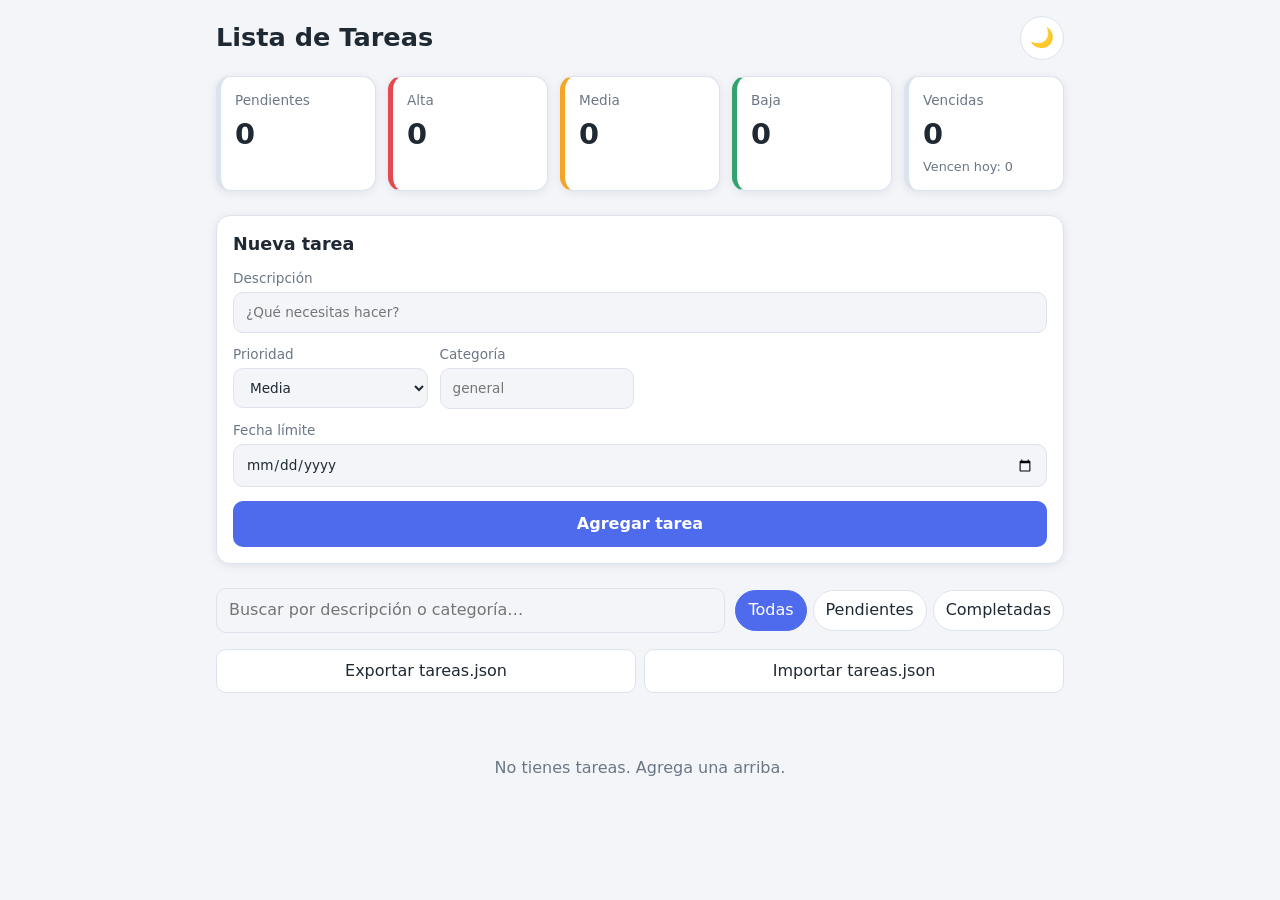
<file: index.html>
<!DOCTYPE html>
<html lang="es">
<head>
    <meta charset="UTF-8">
    <meta name="viewport" content="width=device-width, initial-scale=1">
    <meta name="theme-color" content="#4f6bed">
    <meta name="description" content="Lista de tareas que funciona sin conexión.">
    <title>Lista de Tareas</title>
    <link rel="manifest" href="manifest.json">
    <link rel="icon" href="icon-192.png" type="image/png">
    <link rel="apple-touch-icon" href="icon-192.png">
    <!-- Aplica el tema guardado antes de pintar la página para evitar un parpadeo -->
    <script>
        try {
            if (localStorage.getItem("tema") === "oscuro") {
                document.documentElement.dataset.theme = "oscuro";
            }
        } catch (error) {
            // Si localStorage no está disponible, se usa el tema claro
        }
    </script>
    <link rel="stylesheet" href="style.css">
</head>
<body>
    <header class="encabezado">
        <h1>Lista de Tareas</h1>
        <button id="boton-tema" class="boton-tema" type="button" aria-label="Cambiar modo oscuro">🌙</button>
    </header>

    <main class="contenedor">
        <!-- Tarjetas de resumen: se calculan en app.js -->
        <section class="resumen" aria-label="Resumen de pendientes">
            <div class="tarjeta">
                <span class="tarjeta-etiqueta">Pendientes</span>
                <span class="tarjeta-valor" id="resumen-total">0</span>
            </div>
            <div class="tarjeta prioridad-alta">
                <span class="tarjeta-etiqueta">Alta</span>
                <span class="tarjeta-valor" id="resumen-alta">0</span>
            </div>
            <div class="tarjeta prioridad-media">
                <span class="tarjeta-etiqueta">Media</span>
                <span class="tarjeta-valor" id="resumen-media">0</span>
            </div>
            <div class="tarjeta prioridad-baja">
                <span class="tarjeta-etiqueta">Baja</span>
                <span class="tarjeta-valor" id="resumen-baja">0</span>
            </div>
            <div class="tarjeta tarjeta-vencidas" id="tarjeta-vencidas">
                <span class="tarjeta-etiqueta">Vencidas</span>
                <span class="tarjeta-valor" id="resumen-vencidas">0</span>
                <span class="tarjeta-detalle" id="resumen-vencen-hoy"></span>
            </div>
        </section>

        <!-- Formulario para agregar tareas (no recarga la página) -->
        <form id="formulario" class="formulario" autocomplete="off">
            <h2>Nueva tarea</h2>
            <div class="campos">
                <label class="campo campo-amplio">
                    <span>Descripción</span>
                    <input type="text" name="descripcion" maxlength="200" required placeholder="¿Qué necesitas hacer?">
                </label>
                <label class="campo">
                    <span>Prioridad</span>
                    <select name="prioridad">
                        <option value="alta">Alta</option>
                        <option value="media" selected>Media</option>
                        <option value="baja">Baja</option>
                    </select>
                </label>
                <label class="campo">
                    <span>Categoría</span>
                    <input type="text" name="categoria" maxlength="40" placeholder="general">
                </label>
                <label class="campo campo-amplio">
                    <span>Fecha límite</span>
                    <input type="date" name="fecha_limite">
                </label>
            </div>
            <button type="submit" class="boton-principal">Agregar tarea</button>
        </form>

        <!-- Filtros en vivo -->
        <section class="filtros">
            <input id="buscador" type="search" placeholder="Buscar por descripción o categoría…" aria-label="Buscar tareas">
            <div class="botones-filtro" role="group" aria-label="Filtrar por estado">
                <button type="button" class="filtro activo" data-filtro="todas">Todas</button>
                <button type="button" class="filtro" data-filtro="pendientes">Pendientes</button>
                <button type="button" class="filtro" data-filtro="completadas">Completadas</button>
            </div>
        </section>

        <!-- Exportar e importar el archivo tareas.json -->
        <section class="datos">
            <button id="boton-exportar" class="boton-secundario" type="button">Exportar tareas.json</button>
            <button id="boton-importar" class="boton-secundario" type="button">Importar tareas.json</button>
            <input id="input-importar" type="file" accept=".json,application/json" hidden>
        </section>

        <p id="mensaje" class="mensaje" role="status" hidden></p>

        <ul id="lista" class="lista" aria-live="polite"></ul>
        <p id="sin-tareas" class="sin-tareas" hidden>No hay tareas que coincidan.</p>
    </main>

    <script src="app.js"></script>
</body>
</html>
</file>
<file: style.css>
/* Colores como variables para poder cambiar entre modo claro y oscuro */
:root {
    --fondo: #f3f5f9;
    --superficie: #ffffff;
    --texto: #1f2933;
    --texto-suave: #6b7785;
    --borde: #dde3ec;
    --acento: #4f6bed;
    --acento-texto: #ffffff;
    --alta: #e5484d;
    --media: #f5a524;
    --baja: #30a46c;
    --vencida: #e5484d;
    --vencida-fondo: #fdecec;
    --sombra: 0 2px 10px rgba(15, 23, 42, 0.08);
}

/* Modo oscuro: se activa con el botón y se guarda en localStorage */
:root[data-theme="oscuro"] {
    --fondo: #0f1419;
    --superficie: #1a222c;
    --texto: #e6ebf2;
    --texto-suave: #8a96a6;
    --borde: #2b3644;
    --acento: #7c93ff;
    --acento-texto: #0f1419;
    --vencida-fondo: #3a1f24;
    --sombra: 0 2px 10px rgba(0, 0, 0, 0.35);
}

* {
    box-sizing: border-box;
}

/* El atributo hidden debe ocultar siempre, aunque la clase tenga display */
[hidden] {
    display: none !important;
}

body {
    margin: 0;
    font-family: system-ui, -apple-system, "Segoe UI", Roboto, sans-serif;
    background: var(--fondo);
    color: var(--texto);
    line-height: 1.4;
    transition: background 0.3s ease, color 0.3s ease;
}

.encabezado {
    display: flex;
    justify-content: space-between;
    align-items: center;
    padding: 1rem 16px;
    max-width: 880px;
    margin: 0 auto;
}

.encabezado h1 {
    margin: 0;
    font-size: 1.6rem;
}

.boton-tema {
    border: 1px solid var(--borde);
    background: var(--superficie);
    color: var(--texto);
    border-radius: 999px;
    width: 44px;
    height: 44px;
    font-size: 1.2rem;
    cursor: pointer;
    transition: transform 0.2s ease;
}

.boton-tema:hover {
    transform: rotate(15deg);
}

.contenedor {
    max-width: 880px;
    margin: 0 auto;
    padding: 0 16px 3rem;
}

/* Tarjetas de resumen */
.resumen {
    display: grid;
    grid-template-columns: repeat(auto-fit, minmax(130px, 1fr));
    gap: 12px;
    margin-bottom: 1.5rem;
}

.tarjeta {
    background: var(--superficie);
    border: 1px solid var(--borde);
    border-radius: 14px;
    padding: 14px;
    box-shadow: var(--sombra);
    display: flex;
    flex-direction: column;
    gap: 4px;
    border-left: 5px solid var(--borde);
}

.tarjeta.prioridad-alta { border-left-color: var(--alta); }
.tarjeta.prioridad-media { border-left-color: var(--media); }
.tarjeta.prioridad-baja { border-left-color: var(--baja); }

.tarjeta-etiqueta {
    font-size: 0.85rem;
    color: var(--texto-suave);
}

.tarjeta-valor {
    font-size: 1.8rem;
    font-weight: 700;
}

.tarjeta-detalle {
    font-size: 0.8rem;
    color: var(--texto-suave);
}

/* Tarjeta de vencidas resaltada cuando hay tareas atrasadas */
.tarjeta-vencidas.con-vencidas {
    background: var(--vencida-fondo);
    border-color: var(--vencida);
    border-left-color: var(--vencida);
    animation: pulso 2s ease-in-out infinite;
}

.tarjeta-vencidas.con-vencidas .tarjeta-valor {
    color: var(--vencida);
}

@keyframes pulso {
    0%, 100% { box-shadow: var(--sombra); }
    50% { box-shadow: 0 0 0 4px rgba(229, 72, 77, 0.25); }
}

/* Formulario */
.formulario {
    background: var(--superficie);
    border: 1px solid var(--borde);
    border-radius: 14px;
    padding: 16px;
    box-shadow: var(--sombra);
    margin-bottom: 1.5rem;
}

.formulario h2 {
    margin: 0 0 12px;
    font-size: 1.1rem;
}

.campos {
    display: grid;
    grid-template-columns: repeat(auto-fit, minmax(160px, 1fr));
    gap: 12px;
}

.campo {
    display: flex;
    flex-direction: column;
    gap: 4px;
    font-size: 0.85rem;
    color: var(--texto-suave);
}

.campo-amplio {
    grid-column: 1 / -1;
}

input,
select,
button {
    font: inherit;
}

input[type="text"],
input[type="search"],
input[type="date"],
select {
    width: 100%;
    padding: 10px 12px;
    border: 1px solid var(--borde);
    border-radius: 10px;
    background: var(--fondo);
    color: var(--texto);
    transition: border-color 0.2s ease, box-shadow 0.2s ease;
}

input:focus,
select:focus {
    outline: none;
    border-color: var(--acento);
    box-shadow: 0 0 0 3px rgba(79, 107, 237, 0.25);
}

.boton-principal {
    margin-top: 14px;
    width: 100%;
    padding: 12px;
    border: none;
    border-radius: 10px;
    background: var(--acento);
    color: var(--acento-texto);
    font-weight: 600;
    cursor: pointer;
    transition: transform 0.15s ease, filter 0.2s ease;
}

.boton-principal:hover {
    filter: brightness(1.08);
}

.boton-principal:active {
    transform: scale(0.98);
}

/* Filtros */
.filtros {
    display: flex;
    flex-wrap: wrap;
    gap: 10px;
    align-items: center;
    justify-content: space-between;
    margin-bottom: 1rem;
}

.filtros input[type="search"] {
    flex: 1 1 220px;
}

.botones-filtro {
    display: flex;
    gap: 6px;
}

.filtro {
    padding: 8px 12px;
    border: 1px solid var(--borde);
    border-radius: 999px;
    background: var(--superficie);
    color: var(--texto);
    cursor: pointer;
    transition: background 0.2s ease, color 0.2s ease;
}

.filtro.activo {
    background: var(--acento);
    border-color: var(--acento);
    color: var(--acento-texto);
}

/* Botones de exportar e importar */
.datos {
    display: flex;
    flex-wrap: wrap;
    gap: 8px;
    margin-bottom: 1rem;
}

.boton-secundario {
    flex: 1 1 200px;
    padding: 10px 12px;
    border: 1px solid var(--borde);
    border-radius: 10px;
    background: var(--superficie);
    color: var(--texto);
    cursor: pointer;
    transition: transform 0.15s ease, border-color 0.2s ease;
}

.boton-secundario:hover {
    border-color: var(--acento);
}

.boton-secundario:active {
    transform: scale(0.98);
}

.mensaje {
    padding: 10px 12px;
    border-radius: 10px;
    background: var(--vencida-fondo);
    color: var(--vencida);
    animation: entrar 0.3s ease;
}

.sin-tareas {
    text-align: center;
    color: var(--texto-suave);
    padding: 2rem 0;
}

/* Lista de tareas */
.lista {
    list-style: none;
    padding: 0;
    margin: 0;
    display: flex;
    flex-direction: column;
    gap: 10px;
}

.tarea {
    display: flex;
    align-items: center;
    gap: 12px;
    background: var(--superficie);
    border: 1px solid var(--borde);
    border-radius: 12px;
    padding: 12px 14px;
    box-shadow: var(--sombra);
    transition: opacity 0.3s ease, transform 0.3s ease, background 0.3s ease;
}

/* Entrada suave al agregar una tarea */
.tarea.entrar {
    animation: entrar 0.45s ease both;
}

@keyframes entrar {
    from {
        opacity: 0;
        transform: translateY(-8px) scale(0.98);
    }
    to {
        opacity: 1;
        transform: none;
    }
}

/* Desvanecimiento al eliminar */
.tarea.saliendo {
    opacity: 0;
    transform: translateX(30px) scale(0.96);
    pointer-events: none;
}

.tarea.vencida {
    background: var(--vencida-fondo);
    border-color: var(--vencida);
}

.check {
    flex: 0 0 auto;
    width: 26px;
    height: 26px;
    border-radius: 8px;
    border: 2px solid var(--acento);
    background: transparent;
    color: var(--acento-texto);
    cursor: pointer;
    display: grid;
    place-items: center;
    font-size: 0.9rem;
    transition: background 0.3s ease, transform 0.15s ease;
}

.check:active {
    transform: scale(0.9);
}

.tarea.completada .check {
    background: var(--baja);
    border-color: var(--baja);
}

.cuerpo {
    flex: 1;
    min-width: 0;
    display: flex;
    flex-direction: column;
    gap: 4px;
}

/* Texto con tachado animado: la línea crece de izquierda a derecha */
.texto {
    position: relative;
    display: inline-block;
    width: fit-content;
    max-width: 100%;
    overflow-wrap: anywhere;
    transition: color 0.3s ease, opacity 0.3s ease;
}

.texto::after {
    content: "";
    position: absolute;
    left: 0;
    top: 50%;
    height: 2px;
    width: 100%;
    background: currentColor;
    transform: scaleX(0);
    transform-origin: left center;
    transition: transform 0.4s ease;
}

.tarea.completada .texto {
    color: var(--texto-suave);
}

.tarea.completada .texto::after {
    transform: scaleX(1);
}

.meta {
    display: flex;
    flex-wrap: wrap;
    gap: 6px;
    font-size: 0.78rem;
    color: var(--texto-suave);
}

.etiqueta {
    padding: 2px 8px;
    border-radius: 999px;
    border: 1px solid var(--borde);
}

.etiqueta.prioridad-alta { color: var(--alta); border-color: var(--alta); }
.etiqueta.prioridad-media { color: var(--media); border-color: var(--media); }
.etiqueta.prioridad-baja { color: var(--baja); border-color: var(--baja); }

.tarea.vencida .etiqueta.fecha {
    color: var(--vencida);
    border-color: var(--vencida);
    font-weight: 600;
}

.borrar {
    flex: 0 0 auto;
    border: none;
    background: transparent;
    color: var(--texto-suave);
    font-size: 1.4rem;
    line-height: 1;
    padding: 4px 8px;
    border-radius: 8px;
    cursor: pointer;
    transition: color 0.2s ease, background 0.2s ease;
}

.borrar:hover {
    color: var(--vencida);
    background: var(--vencida-fondo);
}

/* Pantallas pequeñas: tarjetas más compactas y botones más grandes para tocar */
@media (max-width: 560px) {
    .encabezado h1 {
        font-size: 1.3rem;
    }

    .resumen {
        grid-template-columns: repeat(2, 1fr);
    }

    .tarjeta-valor {
        font-size: 1.5rem;
    }

    .filtros {
        flex-direction: column;
        align-items: stretch;
    }

    .botones-filtro {
        justify-content: stretch;
    }

    .filtro {
        flex: 1;
    }

    .borrar {
        padding: 8px 10px;
    }
}

/* Quien tenga activado "reducir movimiento" no ve las animaciones */
@media (prefers-reduced-motion: reduce) {
    *,
    *::after {
        animation: none !important;
        transition: none !important;
    }
}
</file>
<file: pwa/style.css>
/* Colores como variables para poder cambiar entre modo claro y oscuro */
:root {
    --fondo: #f3f5f9;
    --superficie: #ffffff;
    --texto: #1f2933;
    --texto-suave: #6b7785;
    --borde: #dde3ec;
    --acento: #4f6bed;
    --acento-texto: #ffffff;
    --alta: #e5484d;
    --media: #f5a524;
    --baja: #30a46c;
    --vencida: #e5484d;
    --vencida-fondo: #fdecec;
    --sombra: 0 2px 10px rgba(15, 23, 42, 0.08);
}

/* Modo oscuro: se activa con el botón y se guarda en localStorage */
:root[data-theme="oscuro"] {
    --fondo: #0f1419;
    --superficie: #1a222c;
    --texto: #e6ebf2;
    --texto-suave: #8a96a6;
    --borde: #2b3644;
    --acento: #7c93ff;
    --acento-texto: #0f1419;
    --vencida-fondo: #3a1f24;
    --sombra: 0 2px 10px rgba(0, 0, 0, 0.35);
}

* {
    box-sizing: border-box;
}

/* El atributo hidden debe ocultar siempre, aunque la clase tenga display */
[hidden] {
    display: none !important;
}

body {
    margin: 0;
    font-family: system-ui, -apple-system, "Segoe UI", Roboto, sans-serif;
    background: var(--fondo);
    color: var(--texto);
    line-height: 1.4;
    transition: background 0.3s ease, color 0.3s ease;
}

.encabezado {
    display: flex;
    justify-content: space-between;
    align-items: center;
    padding: 1rem 16px;
    max-width: 880px;
    margin: 0 auto;
}

.encabezado h1 {
    margin: 0;
    font-size: 1.6rem;
}

.boton-tema {
    border: 1px solid var(--borde);
    background: var(--superficie);
    color: var(--texto);
    border-radius: 999px;
    width: 44px;
    height: 44px;
    font-size: 1.2rem;
    cursor: pointer;
    transition: transform 0.2s ease;
}

.boton-tema:hover {
    transform: rotate(15deg);
}

.contenedor {
    max-width: 880px;
    margin: 0 auto;
    padding: 0 16px 3rem;
}

/* Tarjetas de resumen */
.resumen {
    display: grid;
    grid-template-columns: repeat(auto-fit, minmax(130px, 1fr));
    gap: 12px;
    margin-bottom: 1.5rem;
}

.tarjeta {
    background: var(--superficie);
    border: 1px solid var(--borde);
    border-radius: 14px;
    padding: 14px;
    box-shadow: var(--sombra);
    display: flex;
    flex-direction: column;
    gap: 4px;
    border-left: 5px solid var(--borde);
}

.tarjeta.prioridad-alta { border-left-color: var(--alta); }
.tarjeta.prioridad-media { border-left-color: var(--media); }
.tarjeta.prioridad-baja { border-left-color: var(--baja); }

.tarjeta-etiqueta {
    font-size: 0.85rem;
    color: var(--texto-suave);
}

.tarjeta-valor {
    font-size: 1.8rem;
    font-weight: 700;
}

.tarjeta-detalle {
    font-size: 0.8rem;
    color: var(--texto-suave);
}

/* Tarjeta de vencidas resaltada cuando hay tareas atrasadas */
.tarjeta-vencidas.con-vencidas {
    background: var(--vencida-fondo);
    border-color: var(--vencida);
    border-left-color: var(--vencida);
    animation: pulso 2s ease-in-out infinite;
}

.tarjeta-vencidas.con-vencidas .tarjeta-valor {
    color: var(--vencida);
}

@keyframes pulso {
    0%, 100% { box-shadow: var(--sombra); }
    50% { box-shadow: 0 0 0 4px rgba(229, 72, 77, 0.25); }
}

/* Formulario */
.formulario {
    background: var(--superficie);
    border: 1px solid var(--borde);
    border-radius: 14px;
    padding: 16px;
    box-shadow: var(--sombra);
    margin-bottom: 1.5rem;
}

.formulario h2 {
    margin: 0 0 12px;
    font-size: 1.1rem;
}

.campos {
    display: grid;
    grid-template-columns: repeat(auto-fit, minmax(160px, 1fr));
    gap: 12px;
}

.campo {
    display: flex;
    flex-direction: column;
    gap: 4px;
    font-size: 0.85rem;
    color: var(--texto-suave);
}

.campo-amplio {
    grid-column: 1 / -1;
}

input,
select,
button {
    font: inherit;
}

input[type="text"],
input[type="search"],
input[type="date"],
select {
    width: 100%;
    padding: 10px 12px;
    border: 1px solid var(--borde);
    border-radius: 10px;
    background: var(--fondo);
    color: var(--texto);
    transition: border-color 0.2s ease, box-shadow 0.2s ease;
}

input:focus,
select:focus {
    outline: none;
    border-color: var(--acento);
    box-shadow: 0 0 0 3px rgba(79, 107, 237, 0.25);
}

.boton-principal {
    margin-top: 14px;
    width: 100%;
    padding: 12px;
    border: none;
    border-radius: 10px;
    background: var(--acento);
    color: var(--acento-texto);
    font-weight: 600;
    cursor: pointer;
    transition: transform 0.15s ease, filter 0.2s ease;
}

.boton-principal:hover {
    filter: brightness(1.08);
}

.boton-principal:active {
    transform: scale(0.98);
}

/* Filtros */
.filtros {
    display: flex;
    flex-wrap: wrap;
    gap: 10px;
    align-items: center;
    justify-content: space-between;
    margin-bottom: 1rem;
}

.filtros input[type="search"] {
    flex: 1 1 220px;
}

.botones-filtro {
    display: flex;
    gap: 6px;
}

.filtro {
    padding: 8px 12px;
    border: 1px solid var(--borde);
    border-radius: 999px;
    background: var(--superficie);
    color: var(--texto);
    cursor: pointer;
    transition: background 0.2s ease, color 0.2s ease;
}

.filtro.activo {
    background: var(--acento);
    border-color: var(--acento);
    color: var(--acento-texto);
}

/* Botones de exportar e importar */
.datos {
    display: flex;
    flex-wrap: wrap;
    gap: 8px;
    margin-bottom: 1rem;
}

.boton-secundario {
    flex: 1 1 200px;
    padding: 10px 12px;
    border: 1px solid var(--borde);
    border-radius: 10px;
    background: var(--superficie);
    color: var(--texto);
    cursor: pointer;
    transition: transform 0.15s ease, border-color 0.2s ease;
}

.boton-secundario:hover {
    border-color: var(--acento);
}

.boton-secundario:active {
    transform: scale(0.98);
}

.mensaje {
    padding: 10px 12px;
    border-radius: 10px;
    background: var(--vencida-fondo);
    color: var(--vencida);
    animation: entrar 0.3s ease;
}

.sin-tareas {
    text-align: center;
    color: var(--texto-suave);
    padding: 2rem 0;
}

/* Lista de tareas */
.lista {
    list-style: none;
    padding: 0;
    margin: 0;
    display: flex;
    flex-direction: column;
    gap: 10px;
}

.tarea {
    display: flex;
    align-items: center;
    gap: 12px;
    background: var(--superficie);
    border: 1px solid var(--borde);
    border-radius: 12px;
    padding: 12px 14px;
    box-shadow: var(--sombra);
    transition: opacity 0.3s ease, transform 0.3s ease, background 0.3s ease;
}

/* Entrada suave al agregar una tarea */
.tarea.entrar {
    animation: entrar 0.45s ease both;
}

@keyframes entrar {
    from {
        opacity: 0;
        transform: translateY(-8px) scale(0.98);
    }
    to {
        opacity: 1;
        transform: none;
    }
}

/* Desvanecimiento al eliminar */
.tarea.saliendo {
    opacity: 0;
    transform: translateX(30px) scale(0.96);
    pointer-events: none;
}

.tarea.vencida {
    background: var(--vencida-fondo);
    border-color: var(--vencida);
}

.check {
    flex: 0 0 auto;
    width: 26px;
    height: 26px;
    border-radius: 8px;
    border: 2px solid var(--acento);
    background: transparent;
    color: var(--acento-texto);
    cursor: pointer;
    display: grid;
    place-items: center;
    font-size: 0.9rem;
    transition: background 0.3s ease, transform 0.15s ease;
}

.check:active {
    transform: scale(0.9);
}

.tarea.completada .check {
    background: var(--baja);
    border-color: var(--baja);
}

.cuerpo {
    flex: 1;
    min-width: 0;
    display: flex;
    flex-direction: column;
    gap: 4px;
}

/* Texto con tachado animado: la línea crece de izquierda a derecha */
.texto {
    position: relative;
    display: inline-block;
    width: fit-content;
    max-width: 100%;
    overflow-wrap: anywhere;
    transition: color 0.3s ease, opacity 0.3s ease;
}

.texto::after {
    content: "";
    position: absolute;
    left: 0;
    top: 50%;
    height: 2px;
    width: 100%;
    background: currentColor;
    transform: scaleX(0);
    transform-origin: left center;
    transition: transform 0.4s ease;
}

.tarea.completada .texto {
    color: var(--texto-suave);
}

.tarea.completada .texto::after {
    transform: scaleX(1);
}

.meta {
    display: flex;
    flex-wrap: wrap;
    gap: 6px;
    font-size: 0.78rem;
    color: var(--texto-suave);
}

.etiqueta {
    padding: 2px 8px;
    border-radius: 999px;
    border: 1px solid var(--borde);
}

.etiqueta.prioridad-alta { color: var(--alta); border-color: var(--alta); }
.etiqueta.prioridad-media { color: var(--media); border-color: var(--media); }
.etiqueta.prioridad-baja { color: var(--baja); border-color: var(--baja); }

.tarea.vencida .etiqueta.fecha {
    color: var(--vencida);
    border-color: var(--vencida);
    font-weight: 600;
}

.borrar {
    flex: 0 0 auto;
    border: none;
    background: transparent;
    color: var(--texto-suave);
    font-size: 1.4rem;
    line-height: 1;
    padding: 4px 8px;
    border-radius: 8px;
    cursor: pointer;
    transition: color 0.2s ease, background 0.2s ease;
}

.borrar:hover {
    color: var(--vencida);
    background: var(--vencida-fondo);
}

/* Pantallas pequeñas: tarjetas más compactas y botones más grandes para tocar */
@media (max-width: 560px) {
    .encabezado h1 {
        font-size: 1.3rem;
    }

    .resumen {
        grid-template-columns: repeat(2, 1fr);
    }

    .tarjeta-valor {
        font-size: 1.5rem;
    }

    .filtros {
        flex-direction: column;
        align-items: stretch;
    }

    .botones-filtro {
        justify-content: stretch;
    }

    .filtro {
        flex: 1;
    }

    .borrar {
        padding: 8px 10px;
    }
}

/* Quien tenga activado "reducir movimiento" no ve las animaciones */
@media (prefers-reduced-motion: reduce) {
    *,
    *::after {
        animation: none !important;
        transition: none !important;
    }
}
</file>
